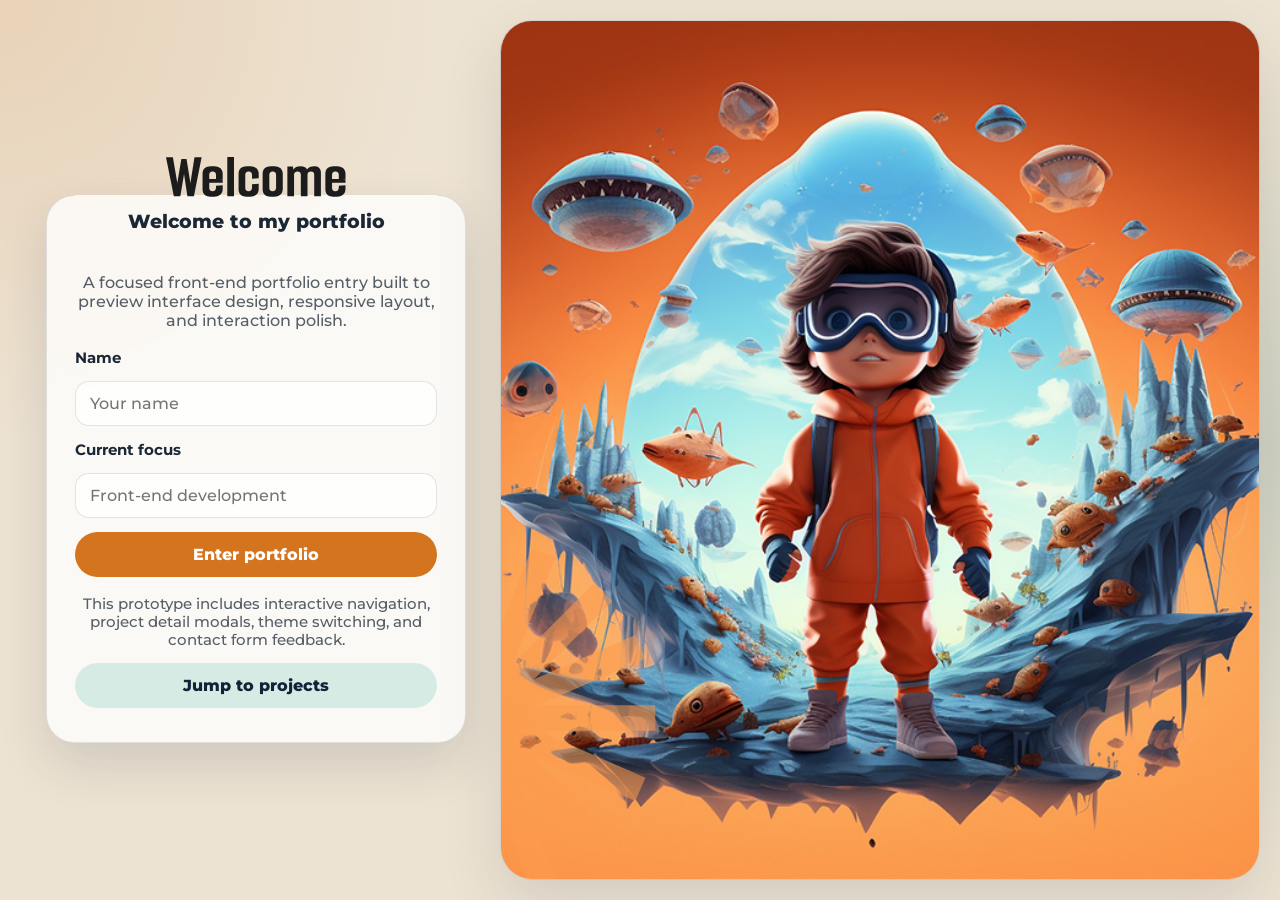
<file: index.html>
<!DOCTYPE html>
<html lang="en">
<head>
    <meta charset="UTF-8">
    <meta name="viewport" content="width=device-width, initial-scale=1.0">
    <title>Rakib Hassan | Portfolio Entry</title>
    <link rel="stylesheet" href="style.css">
    <link rel="preconnect" href="https://fonts.googleapis.com">
    <link rel="preconnect" href="https://fonts.gstatic.com" crossorigin>
    <link href="https://fonts.googleapis.com/css2?family=Montserrat:ital,wght@0,100..900;1,100..900&family=Mulish:ital,wght@0,200..1000;1,200..1000&family=Noto+Sans:ital,wght@0,100..900;1,100..900&display=swap" rel="stylesheet">
</head>
<body>
    <main class="page-shell">
        <section class="intro-panel">
            <form class="form-container" method="get">
                <fieldset class="form-content">
                    <legend class="form-content-header">
                        <img class="welcome-image" src="assets/Welcome.svg" alt="Welcome illustration">
                        <span class="sub-welcome">Welcome to my portfolio</span>
                    </legend>

                    <p class="intro-copy">A focused front-end portfolio entry built to preview interface design, responsive layout, and interaction polish.</p>

                    <label for="name" class="form-label">Name</label>
                    <input class="form-input" id="name" name="name" type="text" placeholder="Your name" autocomplete="name">

                    <label for="focus" class="form-label">Current focus</label>
                    <input class="form-input" id="focus" name="focus" type="text" placeholder="Front-end development" autocomplete="off">

                    <a class="button-signup" href="page-2/index.html" target="_self" id="page-2-btn1">Enter portfolio</a>
                    <span class="form-inline-text">This prototype includes interactive navigation, project detail modals, theme switching, and contact form feedback.</span>
                    <a class="button-login" href="page-2/index.html#projects" target="_self" id="page-2-btn2">Jump to projects</a>
                </fieldset>
            </form>
        </section>

        <section class="visual-panel" aria-hidden="true">
            <img class="side-image" src="assets/Rectangle 4.png" alt="A decorative image that supports the page design">
            <img class="vector-deco" src="assets/Vector.svg" alt="">
        </section>
    </main>
</body>
</html>
</file>
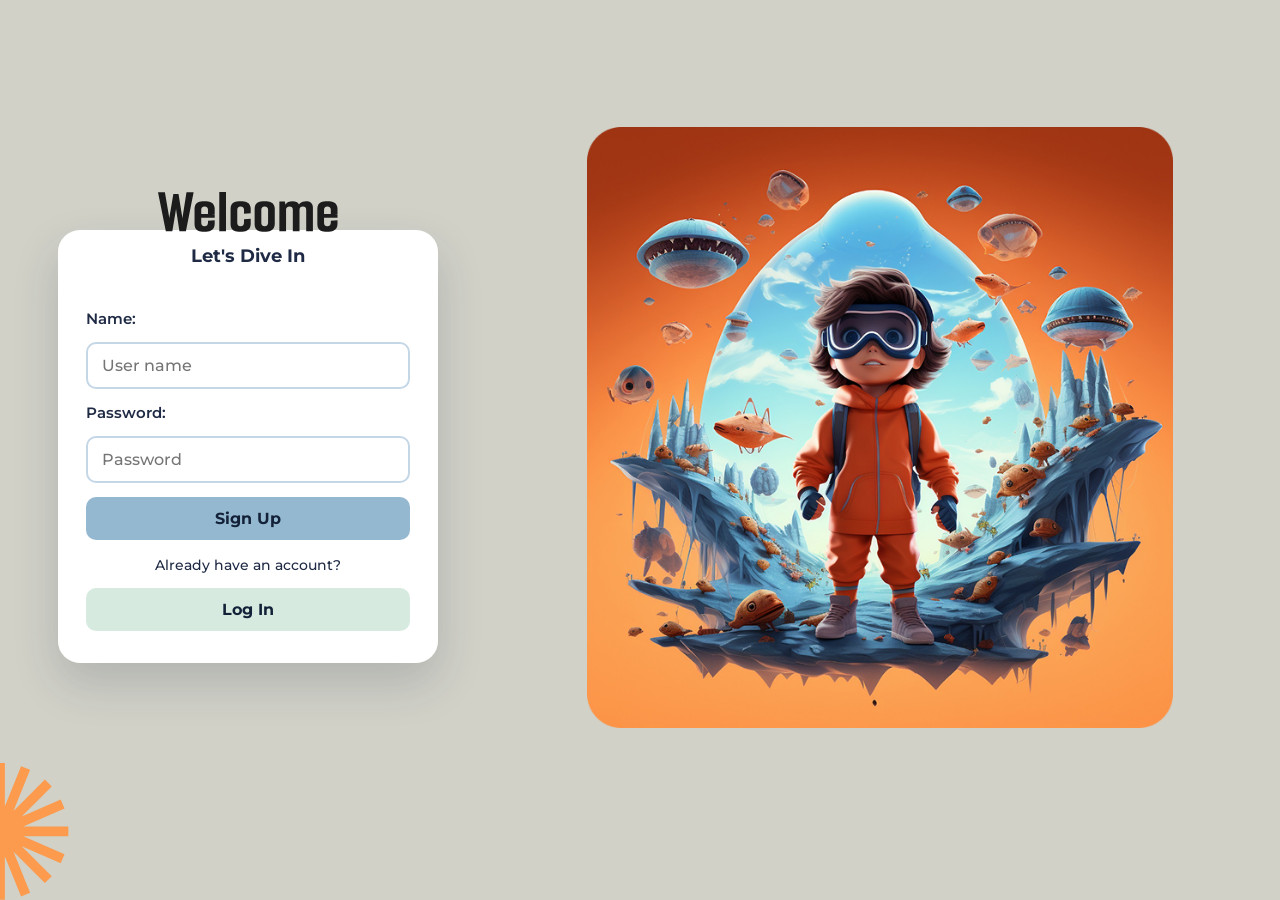
<file: page-1/index.html>
<!DOCTYPE html>
<html lang="en">

<head>
    <meta charset="UTF-8">
    <meta name="viewport" content="width=device-width, initial-scale=1.0">
    <title>Welcome back</title>
    <link rel="stylesheet" href="/page-1/style.css">
    <link rel="preconnect" href="https://fonts.googleapis.com">
    <link rel="preconnect" href="https://fonts.gstatic.com" crossorigin>
    <link
        href="https://fonts.googleapis.com/css2?family=Montserrat:ital,wght@0,100..900;1,100..900&family=Mulish:ital,wght@0,200..1000;1,200..1000&family=Noto+Sans:ital,wght@0,100..900;1,100..900&display=swap"
        rel="stylesheet">
</head>

<body>
    <main class="page-shell">
        <form class="form-container" method="get">
            <fieldset class="form-content">
                <legend class="form-content-header"><img class="welcome-image" src="../assets/Welcome.svg" alt="Welcome illustration"><span class="sub-welcome">Let's Dive In</span>
                </legend>

                <label for="name" class="form-label form-tittle-name">Name: </label>
                <input class="form-input form-content-username" id="name" name="name" type="text" placeholder="User name" autocomplete="name">
                
                <label for="password" class="form-label form-tittle-password">Password: </label>
                <input class="form-input form-content-password" id="password" name="password" type="password" placeholder="Password" autocomplete="current-password" required>
          <a class="button-signup" href="../page-2/index.html" target="_self" id="page-2-btn1">Sign Up</a>
                <span class="form-inline-text">Already have an account?</span>
                <a class="button-login" href="../page-2/index.html" target="_self" id="page-2-btn2">Log In</a>
            </fieldset>

        </form>

        <img class="side-image" src="../assets/Rectangle 4.png" alt="A decorative image that supports the page design">
        <img class="vector-deco" src="../assets/Vector.svg" alt="">
    </main>
</body>

</html>
</file>
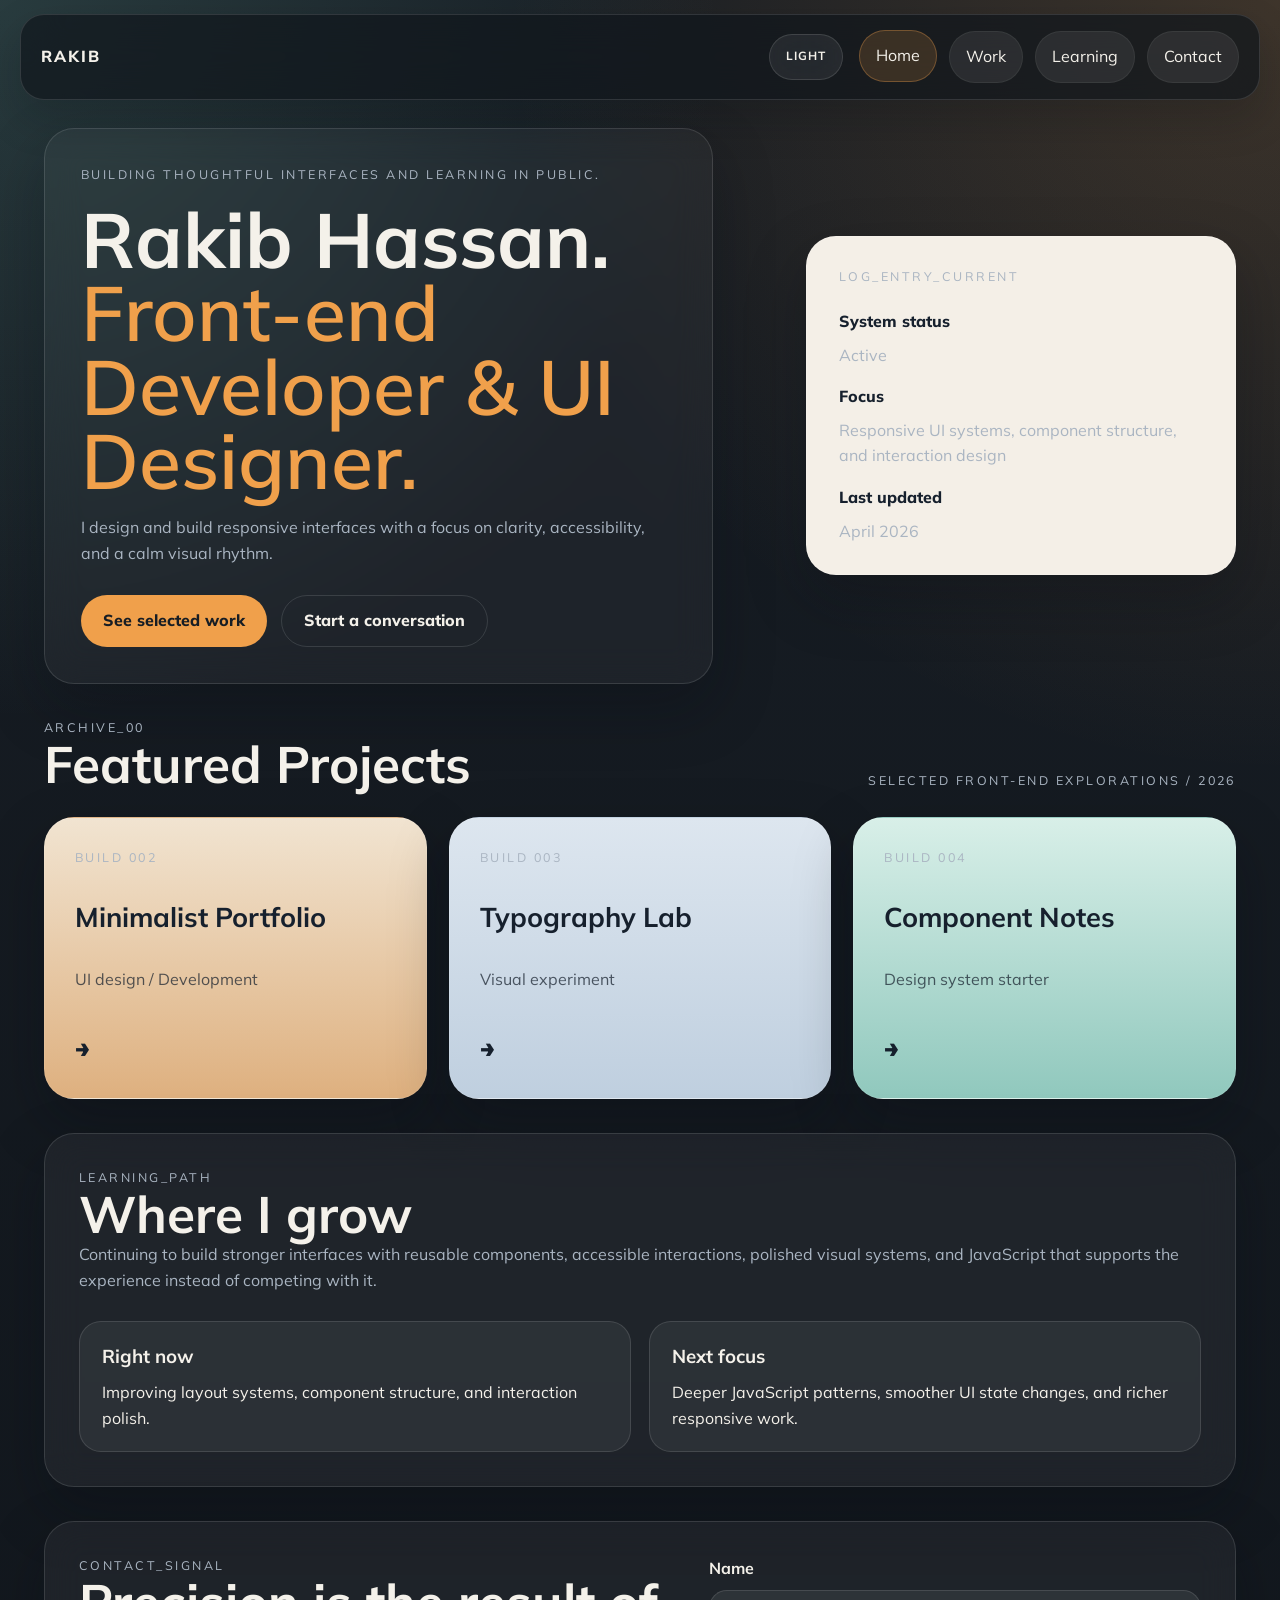
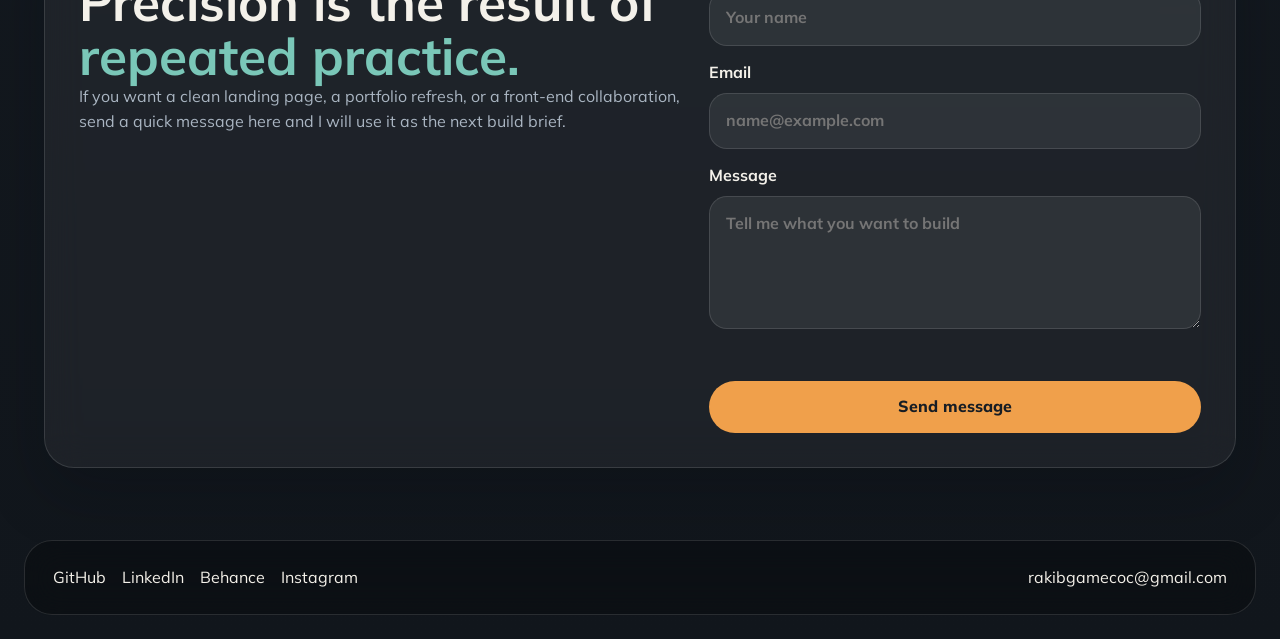
<file: page-2/index.html>
<!DOCTYPE html>
<html lang="en">
<head>
    <meta charset="UTF-8">
    <meta name="viewport" content="width=device-width, initial-scale=1.0">
    <title>Rakib Hassan | Front-end Portfolio</title>
    <link rel="preconnect" href="https://fonts.googleapis.com">
    <link rel="preconnect" href="https://fonts.gstatic.com" crossorigin>
    <link href="https://fonts.googleapis.com/css2?family=Montserrat:ital,wght@0,400;0,600;0,700;1,600&family=Mulish:ital,wght@0,300;0,500;0,600;0,700;1,400&display=swap" rel="stylesheet">
    <link rel="stylesheet" href="style.css">
</head>
<body>
    <div class="page-loader" aria-hidden="true">
        <div class="loader-mark">
            <span class="loader-line"></span>
            <span class="loader-line"></span>
            <span class="loader-line"></span>
        </div>
        <p class="loader-text">Loading portfolio</p>
    </div>

    <div class="cursor-dot" aria-hidden="true"></div>
    <div class="cursor-ring" aria-hidden="true"></div>

    <nav class="site-nav" aria-label="Primary navigation">
        <a class="nav-brand" href="#home">Rakib</a>
        <div class="nav-actions">
            <button class="theme-toggle" type="button" aria-label="Switch color theme">Theme</button>
            <button class="nav-toggle" type="button" aria-expanded="false" aria-controls="primary-nav">
                <span></span>
                <span></span>
                <span></span>
                <span class="sr-only">Open navigation menu</span>
            </button>
        </div>
        <div id="primary-nav" class="nav-links">
            <a href="#home">Home</a>
            <a href="#projects">Work</a>
            <a href="#learning">Learning</a>
            <a href="#contact">Contact</a>
        </div>
    </nav>

    <main class="site-shell">
        <section id="home" class="hero-section">
            <header class="hero-copy reveal">
                <p class="eyebrow">Building thoughtful interfaces and learning in public.</p>
                <h1 class="name-rakib">Rakib Hassan.<br><span>Front-end Developer &amp; UI</span> <span class="des">Designer.</span></h1>
                <p class="hero-text">I design and build responsive interfaces with a focus on clarity, accessibility, and a calm visual rhythm.</p>
                <div class="hero-buttons">
                    <a class="hero-cta" href="#projects">See selected work</a>
                    <a class="button button-secondary" href="#contact">Start a conversation</a>
                </div>
            </header>

            <aside class="hero-panel reveal" aria-labelledby="panel-label">
                <div class="hero-panel-card">
                    <p id="panel-label" class="panel-label">LOG_ENTRY_CURRENT</p>
                    <dl class="panel-details">
                        <div class="panel-row">
                            <dt>System status</dt>
                            <dd>Active</dd>
                        </div>
                        <div class="panel-row">
                            <dt>Focus</dt>
                            <dd>Responsive UI systems, component structure, and interaction design</dd>
                        </div>
                        <div class="panel-row">
                            <dt>Last updated</dt>
                            <dd>April 2026</dd>
                        </div>
                    </dl>
                </div>
            </aside>
        </section>

        <section id="projects" class="featured-section reveal">
            <header class="section-header">
                <div>
                    <p class="section-label">ARCHIVE_00</p>
                    <h2>Featured Projects</h2>
                </div>
                <p class="section-meta">Selected front-end explorations / 2026</p>
            </header>

            <div class="projects-grid">
                <article class="project-card project-card-primary reveal">
                    <button
                        class="project-card-link"
                        type="button"
                        data-project="Minimalist Portfolio"
                        data-summary="A sleek personal portfolio focused on typography, spacing discipline, and responsive storytelling across modern screen sizes."
                        data-stack="HTML, CSS, JavaScript"
                        data-highlights="Responsive hero, animated section reveals, accessible interactions"
                        aria-label="Open Minimalist Portfolio details">
                        <p class="card-tag">BUILD 002</p>
                        <h3>Minimalist Portfolio</h3>
                        <p class="card-description">UI design / Development</p>
                        <span class="card-cta" aria-hidden="true">&rarr;</span>
                    </button>
                </article>
                <article class="project-card project-card-secondary reveal">
                    <button
                        class="project-card-link"
                        type="button"
                        data-project="Typography Lab"
                        data-summary="A visual playground for testing font pairings, scale systems, and balanced whitespace across editorial-style layouts."
                        data-stack="HTML, CSS"
                        data-highlights="Custom scale system, bold type pairings, polished hover states"
                        aria-label="Open Typography Lab details">
                        <p class="card-tag">BUILD 003</p>
                        <h3>Typography Lab</h3>
                        <p class="card-description">Visual experiment</p>
                        <span class="card-cta" aria-hidden="true">&rarr;</span>
                    </button>
                </article>
                <article class="project-card project-card-tertiary reveal">
                    <button
                        class="project-card-link"
                        type="button"
                        data-project="Component Notes"
                        data-summary="A compact front-end pattern library documenting buttons, cards, states, and reusable layout decisions for future projects."
                        data-stack="HTML, CSS, JavaScript"
                        data-highlights="Reusable sections, state-aware buttons, clean documentation layout"
                        aria-label="Open Component Notes details">
                        <p class="card-tag">BUILD 004</p>
                        <h3>Component Notes</h3>
                        <p class="card-description">Design system starter</p>
                        <span class="card-cta" aria-hidden="true">&rarr;</span>
                    </button>
                </article>
            </div>
        </section>

        <section id="learning" class="learning-section reveal">
            <div class="learning-copy">
                <p class="section-label">LEARNING_PATH</p>
                <h2>Where I grow</h2>
                <p>Continuing to build stronger interfaces with reusable components, accessible interactions, polished visual systems, and JavaScript that supports the experience instead of competing with it.</p>
            </div>
            <div class="learning-points">
                <article>
                    <h3>Right now</h3>
                    <p>Improving layout systems, component structure, and interaction polish.</p>
                </article>
                <article>
                    <h3>Next focus</h3>
                    <p>Deeper JavaScript patterns, smoother UI state changes, and richer responsive work.</p>
                </article>
            </div>
        </section>

        <section id="contact" class="contact-section reveal" aria-labelledby="contact-title">
            <div class="contact-copy">
                <p class="section-label">CONTACT_SIGNAL</p>
                <h2 id="contact-title" class="bottom-title">Precision is the result of <span class="last-page-text">repeated practice.</span></h2>
                <p class="contact-text">If you want a clean landing page, a portfolio refresh, or a front-end collaboration, send a quick message here and I will use it as the next build brief.</p>
            </div>
            <form class="contact-form" novalidate>
                <label>
                    Name
                    <input type="text" name="name" placeholder="Your name">
                </label>
                <label>
                    Email
                    <input type="email" name="email" placeholder="name@example.com">
                </label>
                <label>
                    Message
                    <textarea name="message" rows="4" placeholder="Tell me what you want to build"></textarea>
                </label>
                <p class="form-message" aria-live="polite"></p>
                <button class="button" type="submit">Send message</button>
            </form>
        </section>
    </main>

    <footer class="site-footer">
        <div class="footer-content">
            <div class="social-links">
                <a href="https://github.com/" aria-label="GitHub">GitHub</a>
                <a href="https://www.linkedin.com/" aria-label="LinkedIn">LinkedIn</a>
                <a href="https://www.behance.net/" aria-label="Behance">Behance</a>
                <a href="https://www.instagram.com/" aria-label="Instagram">Instagram</a>
            </div>
            <div class="email-placeholder">
                <a href="mailto:rakibgamecoc@gmail.com">rakibgamecoc@gmail.com</a>
            </div>
        </div>
    </footer>

    <div class="project-modal" hidden>
        <div class="project-modal-backdrop" data-close-modal="true"></div>
        <div class="project-modal-panel" role="dialog" aria-modal="true" aria-labelledby="modal-title">
            <button class="modal-close" type="button" aria-label="Close project details">&times;</button>
            <p class="section-label">PROJECT_DETAIL</p>
            <h3 id="modal-title"></h3>
            <p class="modal-summary"></p>
            <p class="modal-meta"><strong>Stack:</strong> <span class="modal-stack"></span></p>
            <p class="modal-meta"><strong>Highlights:</strong> <span class="modal-highlights"></span></p>
        </div>
    </div>

    <script src="script.js"></script>
</body>
</html>
</file>
<file: style.css>
* {
    margin: 0;
    padding: 0;
    box-sizing: border-box;
}

:root {
    --background-color: #ede3d2;
    --text-color: #1c2735;
    --card-color: rgba(255, 255, 255, 0.78);
    --primary-button-color: #d4741f;
    --secondary-button-color: #d6ebe4;
    --border-color: rgba(28, 39, 53, 0.12);
}

body {
    min-height: 100vh;
    background:
        radial-gradient(circle at top left, rgba(210, 133, 65, 0.18), transparent 28%),
        radial-gradient(circle at right, rgba(70, 132, 120, 0.18), transparent 30%),
        var(--background-color);
    font-family: "Montserrat", sans-serif;
    font-optical-sizing: auto;
    font-style: normal;
    font-weight: 500;
    font-size: 16px;
    color: var(--text-color);
}

.page-shell {
    min-height: 100vh;
    display: grid;
    align-items: stretch;
    padding: 20px;
    gap: 20px;
}

.intro-panel,
.visual-panel {
    min-height: calc(100vh - 40px);
    border-radius: 32px;
}

.intro-panel {
    display: grid;
    place-items: center;
}

.form-container {
    width: 100%;
    max-width: 420px;
}

.form-content {
    border: 1px solid var(--border-color);
    border-radius: 28px;
    background-color: var(--card-color);
    backdrop-filter: blur(14px);
    padding: 34px 28px;
    box-shadow: 0 22px 50px rgba(31, 42, 68, 0.14);
    display: flex;
    flex-direction: column;
    gap: 14px;
}

.form-content-header {
    width: 100%;
    margin-bottom: 6px;
    text-align: center;
    padding: 0;
}

.welcome-image {
    width: min(180px, 100%);
    height: auto;
    display: block;
    margin: 0 auto 12px;
}

.sub-welcome {
    display: block;
    font-size: 1.2rem;
    font-weight: 800;
}

.intro-copy,
.form-inline-text {
    color: rgba(28, 39, 53, 0.74);
}

.intro-copy {
    text-align: center;
    margin-bottom: 4px;
}

.form-label {
    display: block;
    font-size: 0.95rem;
    font-weight: 700;
}

.form-input {
    width: 100%;
    border: 1px solid var(--border-color);
    border-radius: 14px;
    padding: 12px 14px;
    font: inherit;
    outline: none;
    background: rgba(255, 255, 255, 0.72);
    transition: border-color 0.2s ease, box-shadow 0.2s ease, transform 0.2s ease;
}

.form-input:focus {
    border-color: rgba(212, 116, 31, 0.42);
    box-shadow: 0 0 0 4px rgba(212, 116, 31, 0.12);
    transform: translateY(-1px);
}

.button-signup,
.button-login {
    width: 100%;
    border-radius: 999px;
    padding: 13px 16px;
    font: inherit;
    font-weight: 800;
    text-align: center;
    text-decoration: none;
    transition: transform 0.2s ease, opacity 0.2s ease;
}

.button-signup {
    background-color: var(--primary-button-color);
    color: #fff;
}

.button-login {
    background-color: var(--secondary-button-color);
    color: #132238;
}

.button-signup:hover,
.button-login:hover {
    transform: translateY(-1px);
    opacity: 0.95;
}

.form-inline-text {
    text-align: center;
    font-size: 0.92rem;
    margin-top: 4px;
}

.visual-panel {
    display: none;
    position: relative;
    overflow: hidden;
    border: 1px solid var(--border-color);
    background:
        linear-gradient(180deg, rgba(28, 39, 53, 0.08), rgba(28, 39, 53, 0.02)),
        rgba(255, 255, 255, 0.3);
    box-shadow: 0 24px 60px rgba(31, 42, 68, 0.12);
}

.vector-deco {
    display: none;
    position: absolute;
    left: -24px;
    bottom: -18px;
    width: 180px;
    opacity: 0.55;
}

.side-image {
    display: none;
    width: 100%;
    height: 100%;
    object-fit: cover;
    object-position: center;
}

@media (min-width: 767px) {
    .page-shell {
        grid-template-columns: minmax(360px, 460px) minmax(360px, 1fr);
    }

    .intro-panel {
        padding: 24px 12px 24px 24px;
    }

    .visual-panel {
        display: block;
        min-height: calc(100vh - 40px);
    }

    .vector-deco {
        display: block;
    }

    .side-image {
        display: block;
    }
}

@media (max-width: 766px) {
    .page-shell {
        padding: 16px;
    }

    .intro-panel {
        min-height: auto;
    }

    .form-content {
        border-radius: 24px;
    }
}
</file>
<file: page-1/style.css>
* {
    margin: 0;
    padding: 0;
    box-sizing: border-box;
}

:root {
    --background-color: #d1d1c8;
    --text-color: #1f2a44;
    --card-color: #ffffff;
    --primary-button-color: #95b8d1;
    --secondary-button-color: #d6eadf;
    --border-color: #c4d7e7;
}

body {
    min-height: 100vh;
    background: var(--background-color);
    font-family: "Montserrat", sans-serif;
    font-optical-sizing: auto;
    font-style: normal;
    font-weight: 500;
    font-size: 16px;
    color: var(--text-color);
}

.page-shell {
    min-height: 95vh;
    display: grid;
    place-items: center;
    padding: 24px;
    gap: 2em;
}

.form-container {
    width: 100%;
    max-width: 380px;
}

.form-content {
    border: none;
    border-radius: 22px;
    background-color: var(--card-color);
    padding: 32px 28px;
    box-shadow: 0 20px 45px rgba(31, 42, 68, 0.18);
    display: flex;
    flex-direction: column;
    gap: 14px;
}

.form-content-header {
    width: 100%;
    margin-bottom: 10px;
    text-align: center;
    padding: 0;
}

.welcome-image {
    width: min(180px, 100%);
    height: auto;
    display: block;
    margin: 0 auto 12px;
}

.sub-welcome {
    display: block;
    font-size: 1.15rem;
    font-weight: 700;
}

.form-label {
    display: block;
    font-size: 0.95rem;
    font-weight: 600;
}

.form-input {
    width: 100%;
    border: 2px solid var(--border-color);
    border-radius: 10px;
    padding: 12px 14px;
    font: inherit;
    outline: none;
    transition: border-color 0.2s ease, box-shadow 0.2s ease;
}

.form-input:focus {
    border-color: var(--primary-button-color);
    box-shadow: 0 0 0 4px rgba(149, 184, 209, 0.28);
}

.button-signup,
.button-login,
#page-2-btn1,
#page-2-btn2 {
    width: 100%;
    border: none;
    border-radius: 10px;
    padding: 12px 16px;
    font: inherit;
    font-weight: 700;
    cursor: pointer;
    transition: transform 0.2s ease, opacity 0.2s ease;
}

#page-2-btn1{
    background-color: var(--primary-button-color);
    color: #132238;
    text-align: center;
    text-decoration: none;
}

#page-2-btn2 {
    background-color: var(--secondary-button-color);
    color: #132238;
    text-align: center;
    text-decoration: none;
}
.button-login {
    background-color: var(--secondary-button-color);
    color: #132238;
}

.button-signup:hover,
.button-login:hover {
    transform: translateY(-1px);
    opacity: 0.95;
}

.form-inline-text {
    text-align: center;
    font-size: 0.9rem;
    margin-top: 2px;
}

.vector-deco {
    display: none;
}

.side-image {
    display: none;
}

@media (min-width: 767px) {
    .page-shell {
        grid-template-columns: auto auto;
    }

    .vector-deco {
        display: block;
        position: fixed;
        left: 0;
        bottom: 0;
    }

    .side-image {
        display: block;
        height: auto;
        width: 78%;
    }
}
</file>
<file: page-2/style.css>
:root {
    --bg: #171d24;
    --bg-soft: #202834;
    --surface: rgba(255, 255, 255, 0.08);
    --surface-strong: #f4efe7;
    --text: #f4f1ea;
    --text-muted: #aab5c2;
    --accent: #f0a04b;
    --accent-cool: #7ac7b8;
    --line: rgba(255, 255, 255, 0.12);
    --nav-glass: rgba(17, 22, 28, 0.7);
    --shadow: 0 24px 60px rgba(8, 12, 18, 0.28);
}

:root.light-theme {
    --bg: #f3ecdf;
    --bg-soft: #fff7ec;
    --surface: rgba(18, 28, 39, 0.06);
    --surface-strong: #ffffff;
    --text: #16202d;
    --text-muted: #586577;
    --accent: #c86516;
    --accent-cool: #246f65;
    --line: rgba(22, 32, 45, 0.12);
    --nav-glass: rgba(255, 250, 243, 0.74);
    --shadow: 0 20px 50px rgba(34, 45, 58, 0.12);
}

* {
    margin: 0;
    padding: 0;
    box-sizing: border-box;
}

html {
    scroll-behavior: smooth;
}

body {
    min-height: 100vh;
    font-family: "Mulish", "Montserrat", sans-serif;
    color: var(--text);
    background:
        radial-gradient(circle at top left, rgba(122, 199, 184, 0.18), transparent 28%),
        radial-gradient(circle at top right, rgba(240, 160, 75, 0.18), transparent 30%),
        linear-gradient(180deg, var(--bg) 0%, #11161c 100%);
    line-height: 1.6;
    transition: background 0.3s ease, color 0.3s ease;
}

body.is-loaded .page-loader {
    opacity: 0;
    visibility: hidden;
    pointer-events: none;
}

body.modal-open {
    overflow: hidden;
}

a,
button,
input,
textarea {
    font: inherit;
}

button {
    border: none;
    background: none;
}

.sr-only {
    position: absolute;
    width: 1px;
    height: 1px;
    padding: 0;
    margin: -1px;
    overflow: hidden;
    clip: rect(0, 0, 0, 0);
    white-space: nowrap;
    border: 0;
}

.page-loader {
    position: fixed;
    inset: 0;
    z-index: 120;
    display: grid;
    place-items: center;
    gap: 16px;
    background:
        radial-gradient(circle at top left, rgba(122, 199, 184, 0.18), transparent 28%),
        radial-gradient(circle at top right, rgba(240, 160, 75, 0.18), transparent 30%),
        linear-gradient(180deg, var(--bg) 0%, #11161c 100%);
    transition: opacity 0.45s ease, visibility 0.45s ease;
}

.loader-mark {
    display: flex;
    gap: 8px;
}

.loader-line {
    width: 10px;
    height: 56px;
    border-radius: 999px;
    background: linear-gradient(180deg, var(--accent), var(--accent-cool));
    animation: loaderPulse 0.9s ease-in-out infinite alternate;
}

.loader-line:nth-child(2) {
    animation-delay: 0.15s;
}

.loader-line:nth-child(3) {
    animation-delay: 0.3s;
}

.loader-text {
    letter-spacing: 0.18em;
    text-transform: uppercase;
    color: var(--text-muted);
    font-size: 0.78rem;
}

.cursor-dot,
.cursor-ring {
    position: fixed;
    top: 0;
    left: 0;
    pointer-events: none;
    z-index: 100;
    opacity: 0;
    transform: translate(-50%, -50%);
    transition: opacity 0.2s ease, transform 0.12s ease;
}

.cursor-dot {
    width: 8px;
    height: 8px;
    border-radius: 50%;
    background: var(--accent);
}

.cursor-ring {
    width: 34px;
    height: 34px;
    border-radius: 50%;
    border: 1px solid rgba(240, 160, 75, 0.45);
    background: rgba(240, 160, 75, 0.08);
}

body.cursor-active .cursor-dot,
body.cursor-active .cursor-ring {
    opacity: 1;
}

body.cursor-hover .cursor-ring {
    transform: translate(-50%, -50%) scale(1.35);
}

.site-nav {
    position: sticky;
    top: 14px;
    z-index: 60;
    max-width: 1240px;
    margin: 0 auto;
    padding: 16px 20px;
    display: grid;
    grid-template-columns: 1fr auto auto;
    align-items: center;
    gap: 16px;
    border: 1px solid var(--line);
    border-radius: 24px;
    background: var(--nav-glass);
    box-shadow: 0 18px 40px rgba(8, 12, 18, 0.22);
    backdrop-filter: blur(22px);
}

.nav-brand {
    color: var(--text);
    font-weight: 800;
    letter-spacing: 0.12em;
    text-decoration: none;
    text-transform: uppercase;
}

.nav-actions {
    display: flex;
    align-items: center;
    gap: 10px;
}

.theme-toggle,
.nav-toggle,
.nav-links a,
.button,
.hero-cta {
    border-radius: 999px;
}

.theme-toggle,
.nav-toggle {
    min-height: 46px;
    padding: 0 16px;
    cursor: pointer;
    color: var(--text);
    background: rgba(255, 255, 255, 0.08);
    border: 1px solid var(--line);
    backdrop-filter: blur(18px);
}

.theme-toggle {
    text-transform: uppercase;
    letter-spacing: 0.08em;
    font-size: 0.74rem;
    font-weight: 700;
}

.nav-toggle {
    display: none;
    width: 46px;
    padding: 0;
    align-items: center;
    justify-content: center;
    gap: 4px;
    flex-direction: column;
}

.nav-toggle span:not(.sr-only) {
    width: 18px;
    height: 2px;
    background: currentColor;
    display: block;
}

.nav-links {
    display: flex;
    justify-content: flex-end;
    gap: 12px;
}

.nav-links a {
    padding: 12px 16px;
    color: var(--text);
    text-decoration: none;
    background: rgba(255, 255, 255, 0.08);
    border: 1px solid rgba(255, 255, 255, 0.06);
    transition: background-color 0.2s ease, border-color 0.2s ease, transform 0.2s ease;
}

.nav-links a:hover,
.nav-links a:focus-visible,
.nav-links a.is-active {
    background: rgba(240, 160, 75, 0.16);
    border-color: rgba(240, 160, 75, 0.32);
    transform: translateY(-1px);
}

.site-shell {
    max-width: 1240px;
    margin: 0 auto;
    padding: 42px 24px 72px;
    display: grid;
    gap: 34px;
}

.hero-section,
.contact-section {
    display: grid;
    gap: 28px;
}

.hero-copy,
.hero-panel-card,
.learning-section,
.contact-section,
.project-card,
.site-footer {
    backdrop-filter: blur(18px);
}

.hero-copy,
.hero-panel-card,
.learning-section,
.contact-section {
    border: 1px solid var(--line);
    box-shadow: var(--shadow);
}

.eyebrow,
.section-label,
.panel-label,
.card-tag,
.section-meta {
    text-transform: uppercase;
    letter-spacing: 0.2em;
    font-size: 0.78rem;
    color: var(--text-muted);
}

.hero-copy {
    padding: 36px;
    border-radius: 30px;
    background: rgba(255, 255, 255, 0.04);
}

.hero-copy h1 {
    margin: 18px 0;
    font-size: clamp(3rem, 6vw, 5.4rem);
    line-height: 0.96;
}

.name-rakib {
    color: var(--text);
}

.hero-copy h1 span {
    display: block;
    font-weight: 600;
    color: var(--accent);
}

.des {
    color: var(--accent-cool);
}

.hero-text,
.contact-text,
.learning-copy p,
.card-description,
.modal-summary,
.modal-meta,
.panel-row dd {
    color: var(--text-muted);
}

.hero-buttons {
    display: flex;
    flex-wrap: wrap;
    gap: 14px;
    margin-top: 28px;
}

.hero-cta,
.button {
    display: inline-flex;
    align-items: center;
    justify-content: center;
    min-height: 52px;
    padding: 0 22px;
    text-decoration: none;
    font-weight: 800;
    cursor: pointer;
    transition: transform 0.2s ease, background-color 0.2s ease, color 0.2s ease;
    background: var(--accent);
    color: #171d24;
}

.button-secondary {
    background: transparent;
    color: var(--text);
    border: 1px solid var(--line);
}

.hero-cta:hover,
.button:hover,
.theme-toggle:hover,
.nav-toggle:hover {
    transform: translateY(-2px);
}

.hero-panel {
    display: flex;
    justify-content: flex-end;
}

.hero-panel-card {
    width: min(430px, 100%);
    padding: 30px 32px;
    border-radius: 30px;
    background: var(--surface-strong);
    color: #16202d;
}

.panel-details {
    display: grid;
    gap: 16px;
    margin-top: 22px;
}

.panel-row {
    display: grid;
    gap: 8px;
}

.panel-row dt {
    color: #16202d;
    font-weight: 800;
}

.featured-section {
    display: grid;
    gap: 26px;
}

.section-header {
    display: flex;
    align-items: end;
    justify-content: space-between;
    gap: 20px;
}

.section-header h2,
.learning-copy h2,
.bottom-title {
    font-size: clamp(2.1rem, 4vw, 3.4rem);
    line-height: 1.05;
}

.projects-grid {
    display: grid;
    gap: 22px;
}

.project-card {
    min-height: 280px;
    border-radius: 30px;
    overflow: hidden;
    border: 1px solid rgba(255, 255, 255, 0.08);
    box-shadow: var(--shadow);
}

.project-card-primary {
    background: linear-gradient(180deg, #f1e4d1 0%, #deb07f 100%);
}

.project-card-secondary {
    background: linear-gradient(180deg, #dde6ef 0%, #bfcfdf 100%);
}

.project-card-tertiary {
    background: linear-gradient(180deg, #d8efe8 0%, #90c8bd 100%);
}

.project-card-link {
    width: 100%;
    min-height: 280px;
    padding: 30px;
    display: grid;
    align-content: space-between;
    text-align: left;
    cursor: pointer;
    color: #16202d;
}

.project-card-link h3 {
    font-size: 1.7rem;
    line-height: 1.1;
}

.card-description {
    color: rgba(22, 32, 45, 0.72);
}

.card-cta {
    font-size: 1.6rem;
    font-weight: 800;
}

.learning-section,
.contact-section {
    padding: 34px;
    border-radius: 30px;
    background: rgba(255, 255, 255, 0.05);
}

.learning-section {
    display: grid;
    gap: 28px;
}

.learning-points {
    display: grid;
    gap: 18px;
}

.learning-points article {
    padding: 20px 22px;
    border-radius: 22px;
    background: rgba(255, 255, 255, 0.06);
    border: 1px solid var(--line);
}

.learning-points h3 {
    margin-bottom: 8px;
}

.last-page-text {
    color: var(--accent-cool);
}

.contact-section {
    grid-template-columns: 1.1fr 0.9fr;
    align-items: start;
}

.contact-form {
    display: grid;
    gap: 14px;
}

.contact-form label {
    display: grid;
    gap: 8px;
    font-weight: 700;
}

.contact-form input,
.contact-form textarea {
    width: 100%;
    border-radius: 18px;
    border: 1px solid var(--line);
    background: rgba(255, 255, 255, 0.07);
    color: var(--text);
    padding: 14px 16px;
    outline: none;
    transition: border-color 0.2s ease, background-color 0.2s ease;
}

.contact-form input:focus,
.contact-form textarea:focus {
    border-color: rgba(240, 160, 75, 0.6);
    background: rgba(255, 255, 255, 0.1);
}

.form-message {
    min-height: 24px;
    color: var(--text-muted);
}

.form-message[data-state="error"] {
    color: #ffb0a6;
}

.form-message[data-state="success"] {
    color: #9ae4c0;
}

.site-footer {
    margin: 0 24px 24px;
    padding: 24px 28px;
    border-radius: 28px;
    background: rgba(0, 0, 0, 0.26);
    border: 1px solid var(--line);
}

.footer-content {
    max-width: 1192px;
    margin: 0 auto;
    display: flex;
    align-items: center;
    justify-content: space-between;
    gap: 18px;
}

.social-links,
.email-placeholder {
    display: flex;
    flex-wrap: wrap;
    gap: 16px;
}

.social-links a,
.email-placeholder a {
    color: var(--text);
    text-decoration: none;
}

.project-modal[hidden] {
    display: none;
}

.project-modal {
    position: fixed;
    inset: 0;
    z-index: 80;
    display: grid;
    place-items: center;
    padding: 24px;
}

.project-modal-backdrop {
    position: absolute;
    inset: 0;
    background: rgba(10, 14, 18, 0.72);
}

.project-modal-panel {
    position: relative;
    width: min(560px, 100%);
    padding: 28px;
    border-radius: 28px;
    background: var(--bg-soft);
    border: 1px solid var(--line);
    box-shadow: var(--shadow);
}

.modal-close {
    position: absolute;
    top: 14px;
    right: 14px;
    width: 40px;
    height: 40px;
    border-radius: 50%;
    cursor: pointer;
    color: var(--text);
    background: rgba(255, 255, 255, 0.08);
}

.modal-summary,
.modal-meta {
    margin-top: 14px;
}

.reveal {
    opacity: 0;
    transform: translateY(26px);
    transition: opacity 0.6s ease, transform 0.6s ease;
}

.reveal.is-visible {
    opacity: 1;
    transform: translateY(0);
}

@keyframes loaderPulse {
    from {
        transform: scaleY(0.55);
        opacity: 0.55;
    }

    to {
        transform: scaleY(1);
        opacity: 1;
    }
}

@media (min-width: 900px) {
    .hero-section {
        grid-template-columns: 1.15fr 0.85fr;
        align-items: center;
    }

    .projects-grid {
        grid-template-columns: repeat(3, minmax(0, 1fr));
    }

    .learning-points {
        grid-template-columns: repeat(2, minmax(0, 1fr));
    }
}

@media (max-width: 860px) {
    .site-nav {
        grid-template-columns: 1fr auto;
    }

    .nav-toggle {
        display: inline-flex;
    }

    .nav-links {
        grid-column: 1 / -1;
        display: none;
        flex-direction: column;
        gap: 10px;
        padding: 14px 0 0;
        margin-top: 4px;
        border-top: 1px solid var(--line);
        background: transparent;
        border-radius: 0;
        border: 0;
    }

    .nav-links.is-open {
        display: flex;
    }

    .contact-section {
        grid-template-columns: 1fr;
    }
}

@media (max-width: 680px) {
    .site-shell,
    .site-nav {
        padding-left: 16px;
        padding-right: 16px;
    }

    .site-nav {
        top: 10px;
        padding-top: 14px;
        padding-bottom: 14px;
        border-radius: 20px;
    }

    .site-shell {
        padding-top: 28px;
        padding-bottom: 56px;
    }

    .hero-copy,
    .hero-panel-card,
    .learning-section,
    .contact-section,
    .project-card-link,
    .project-modal-panel {
        padding: 22px;
    }

    .site-footer {
        margin-left: 16px;
        margin-right: 16px;
    }

    .footer-content,
    .section-header {
        flex-direction: column;
        align-items: flex-start;
    }

    .cursor-dot,
    .cursor-ring {
        display: none;
    }
}
</file>
